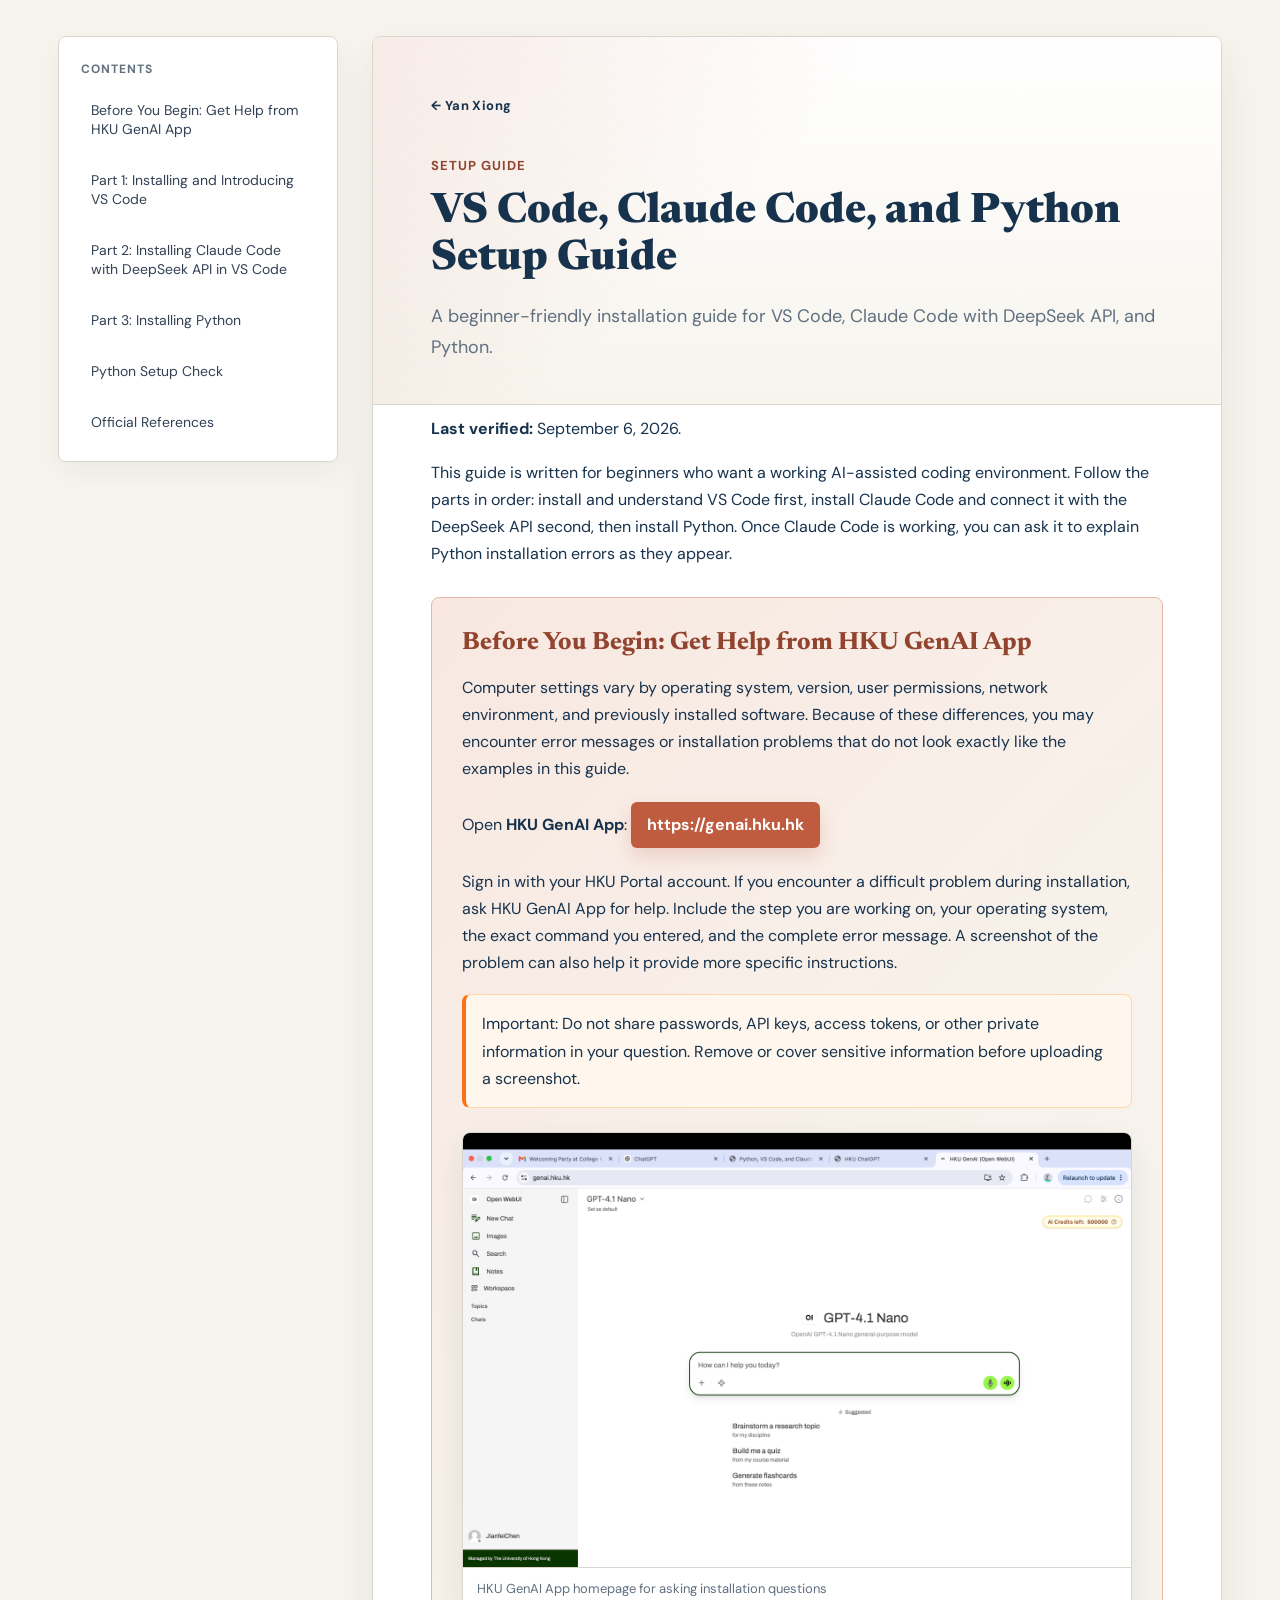
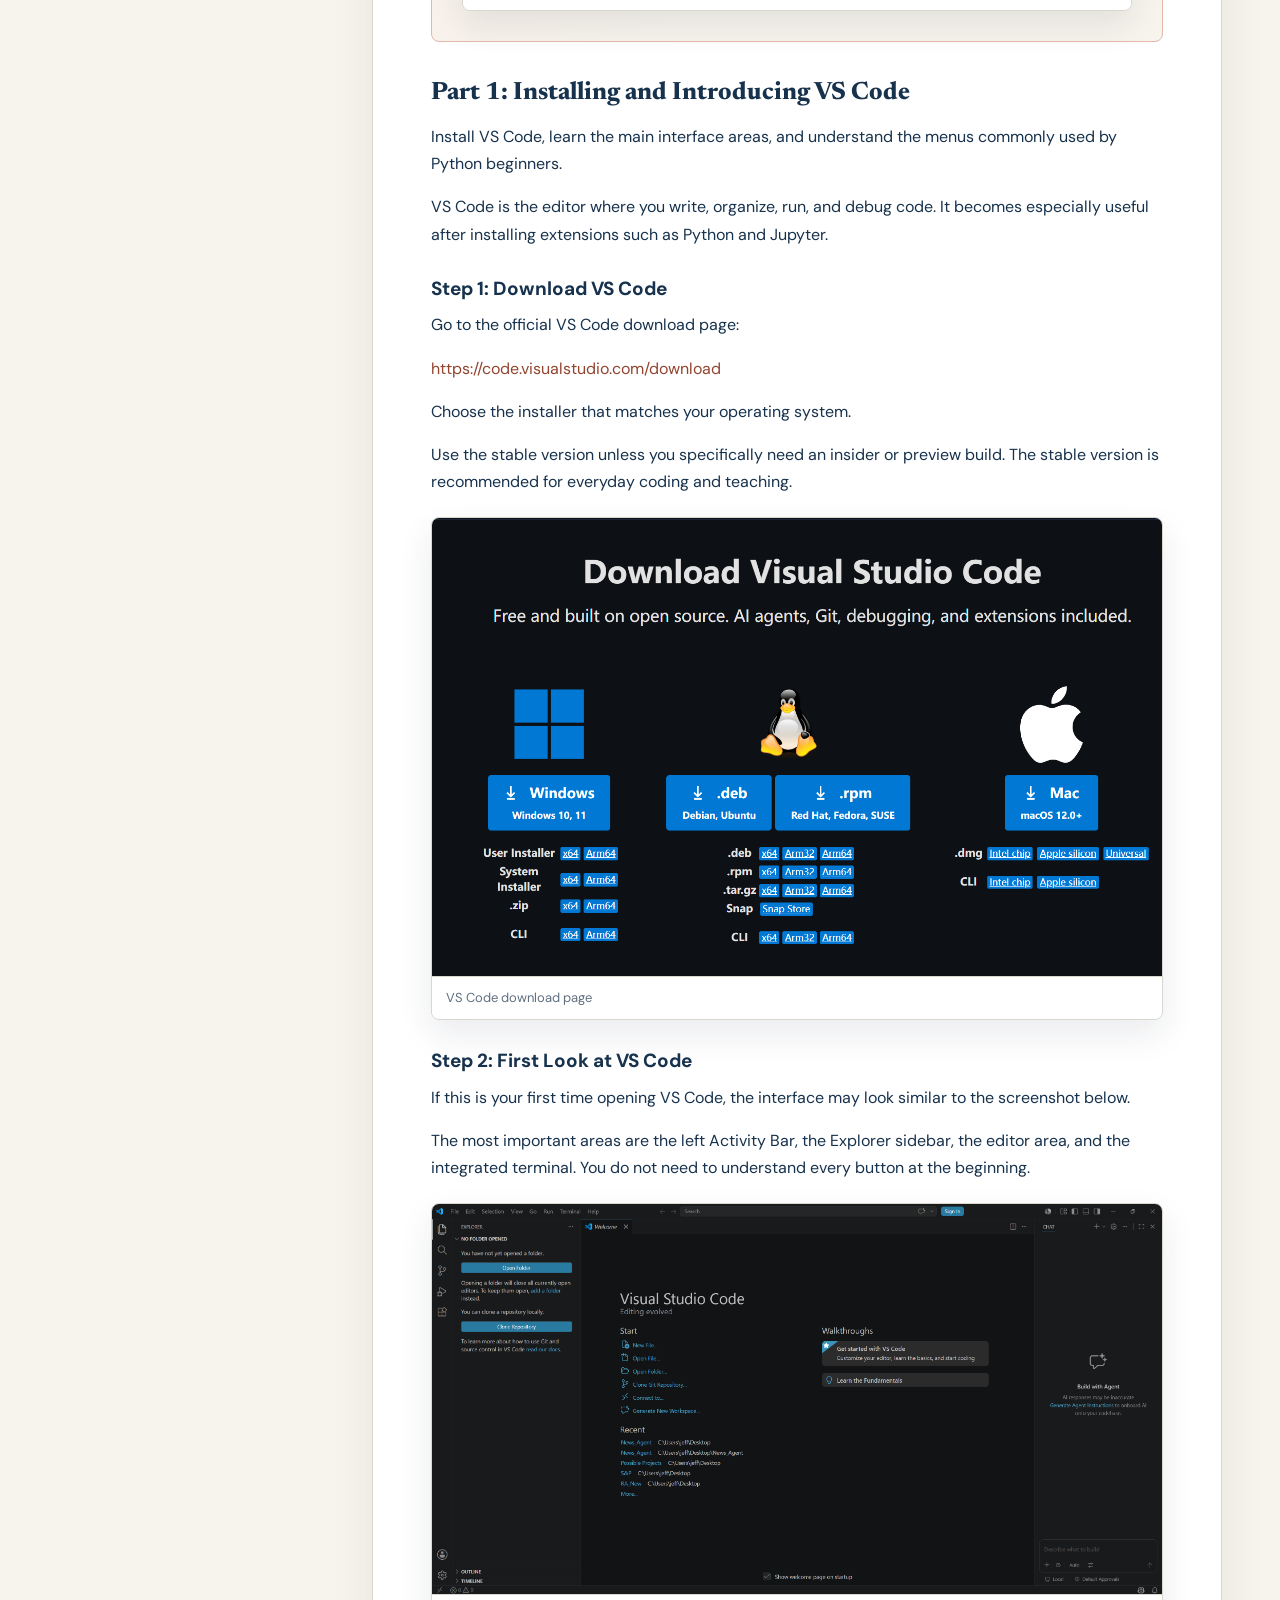
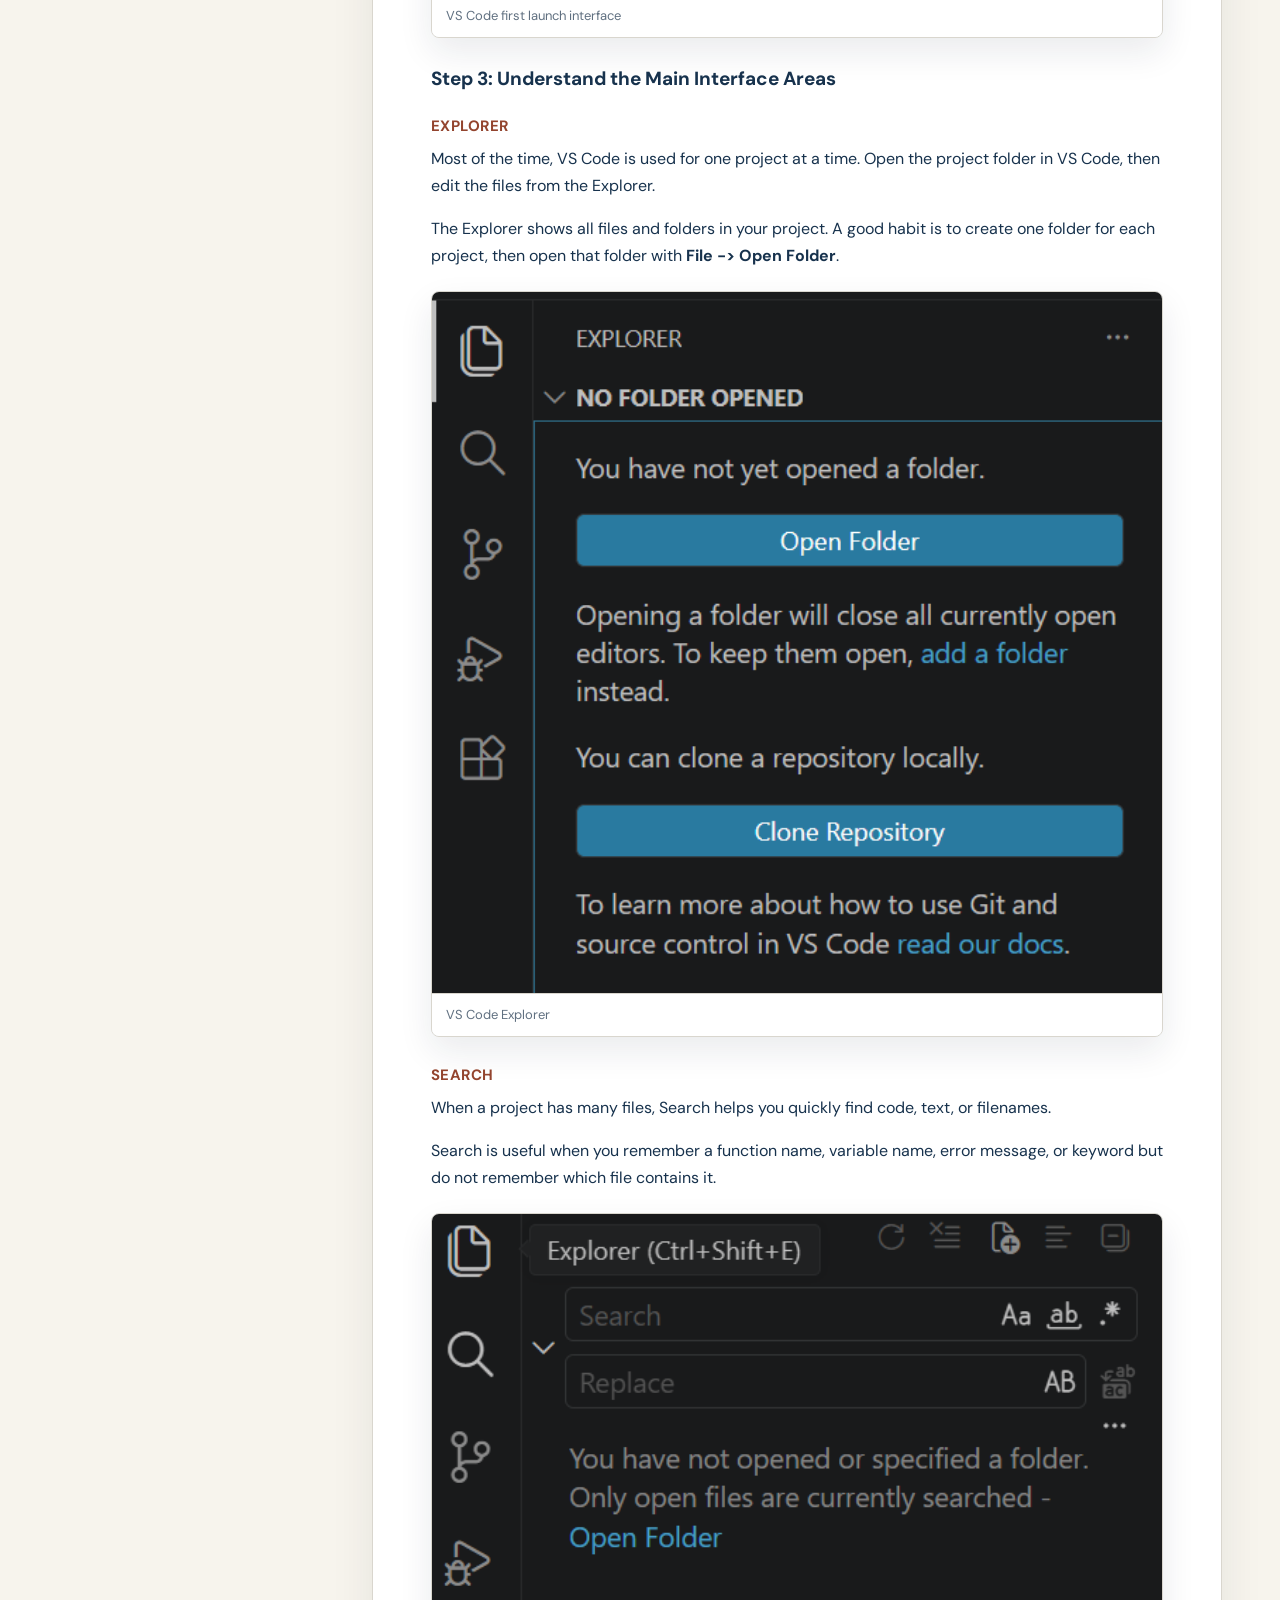
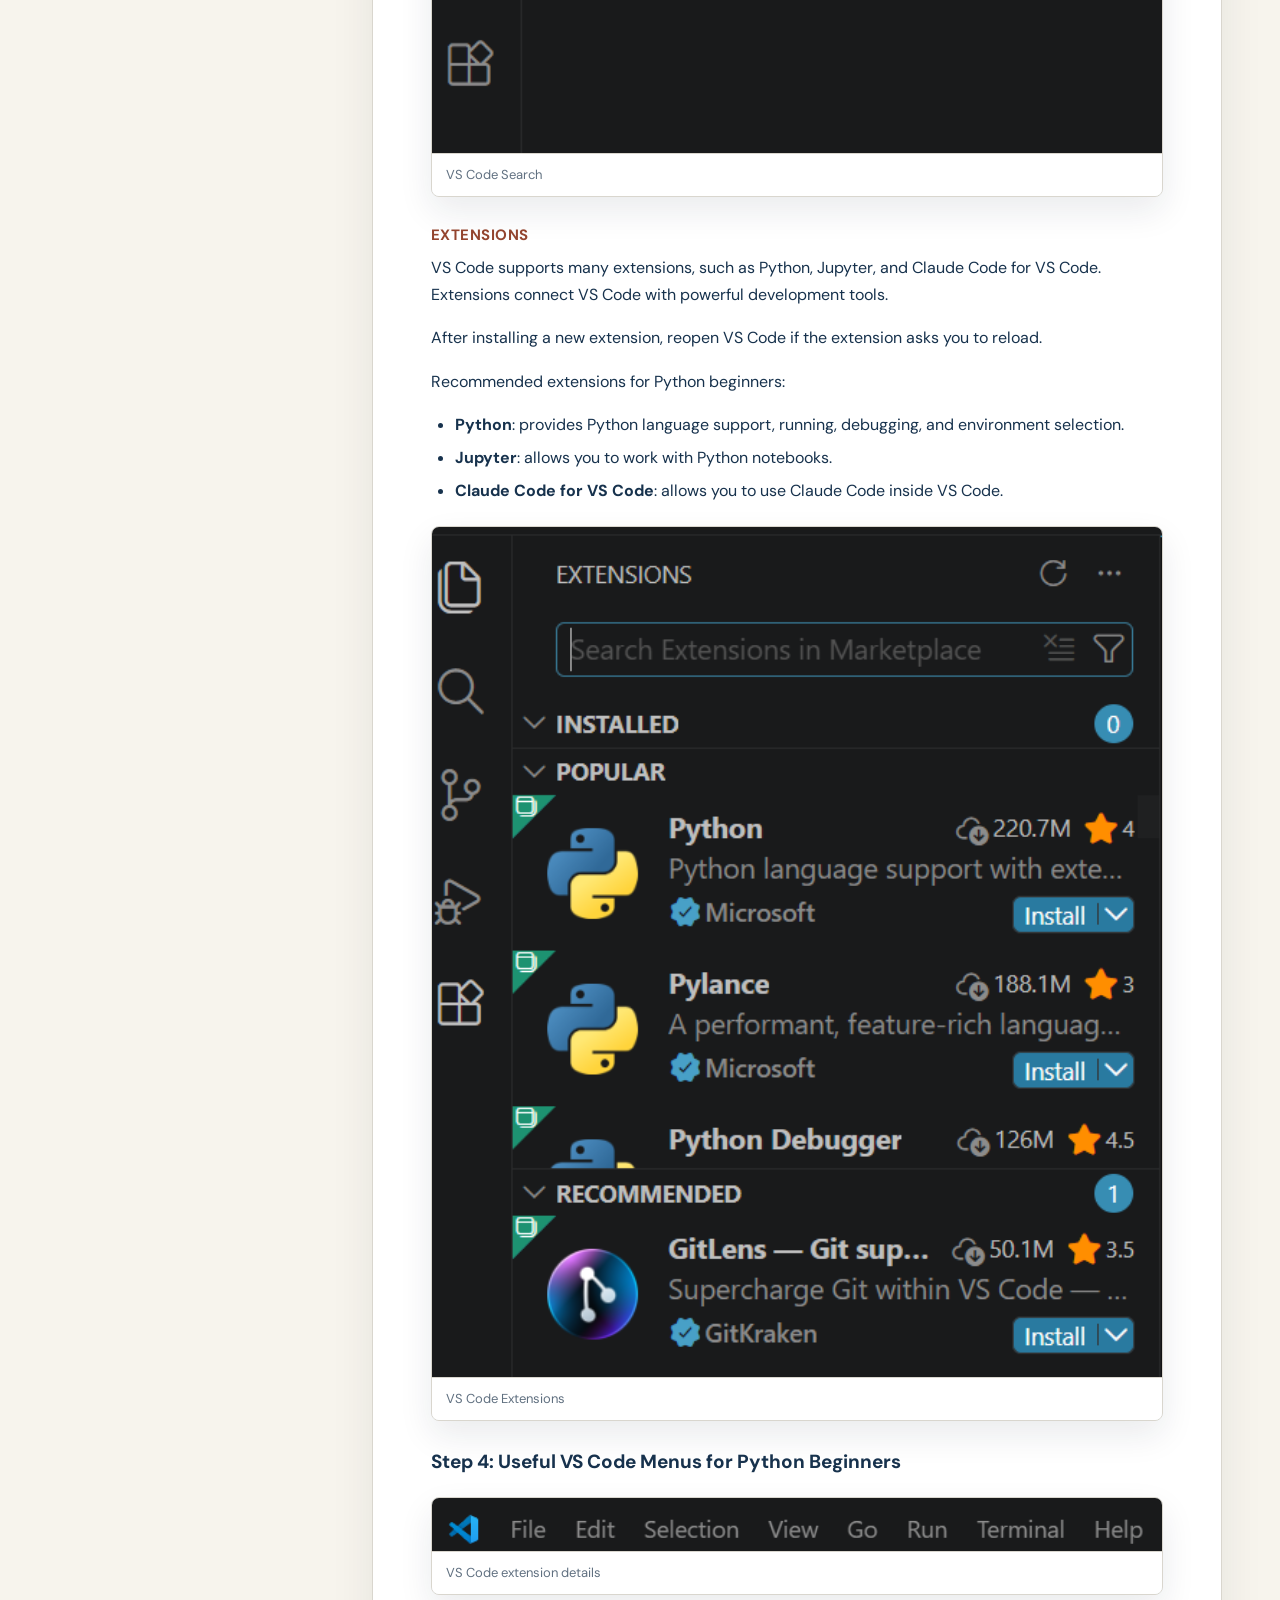
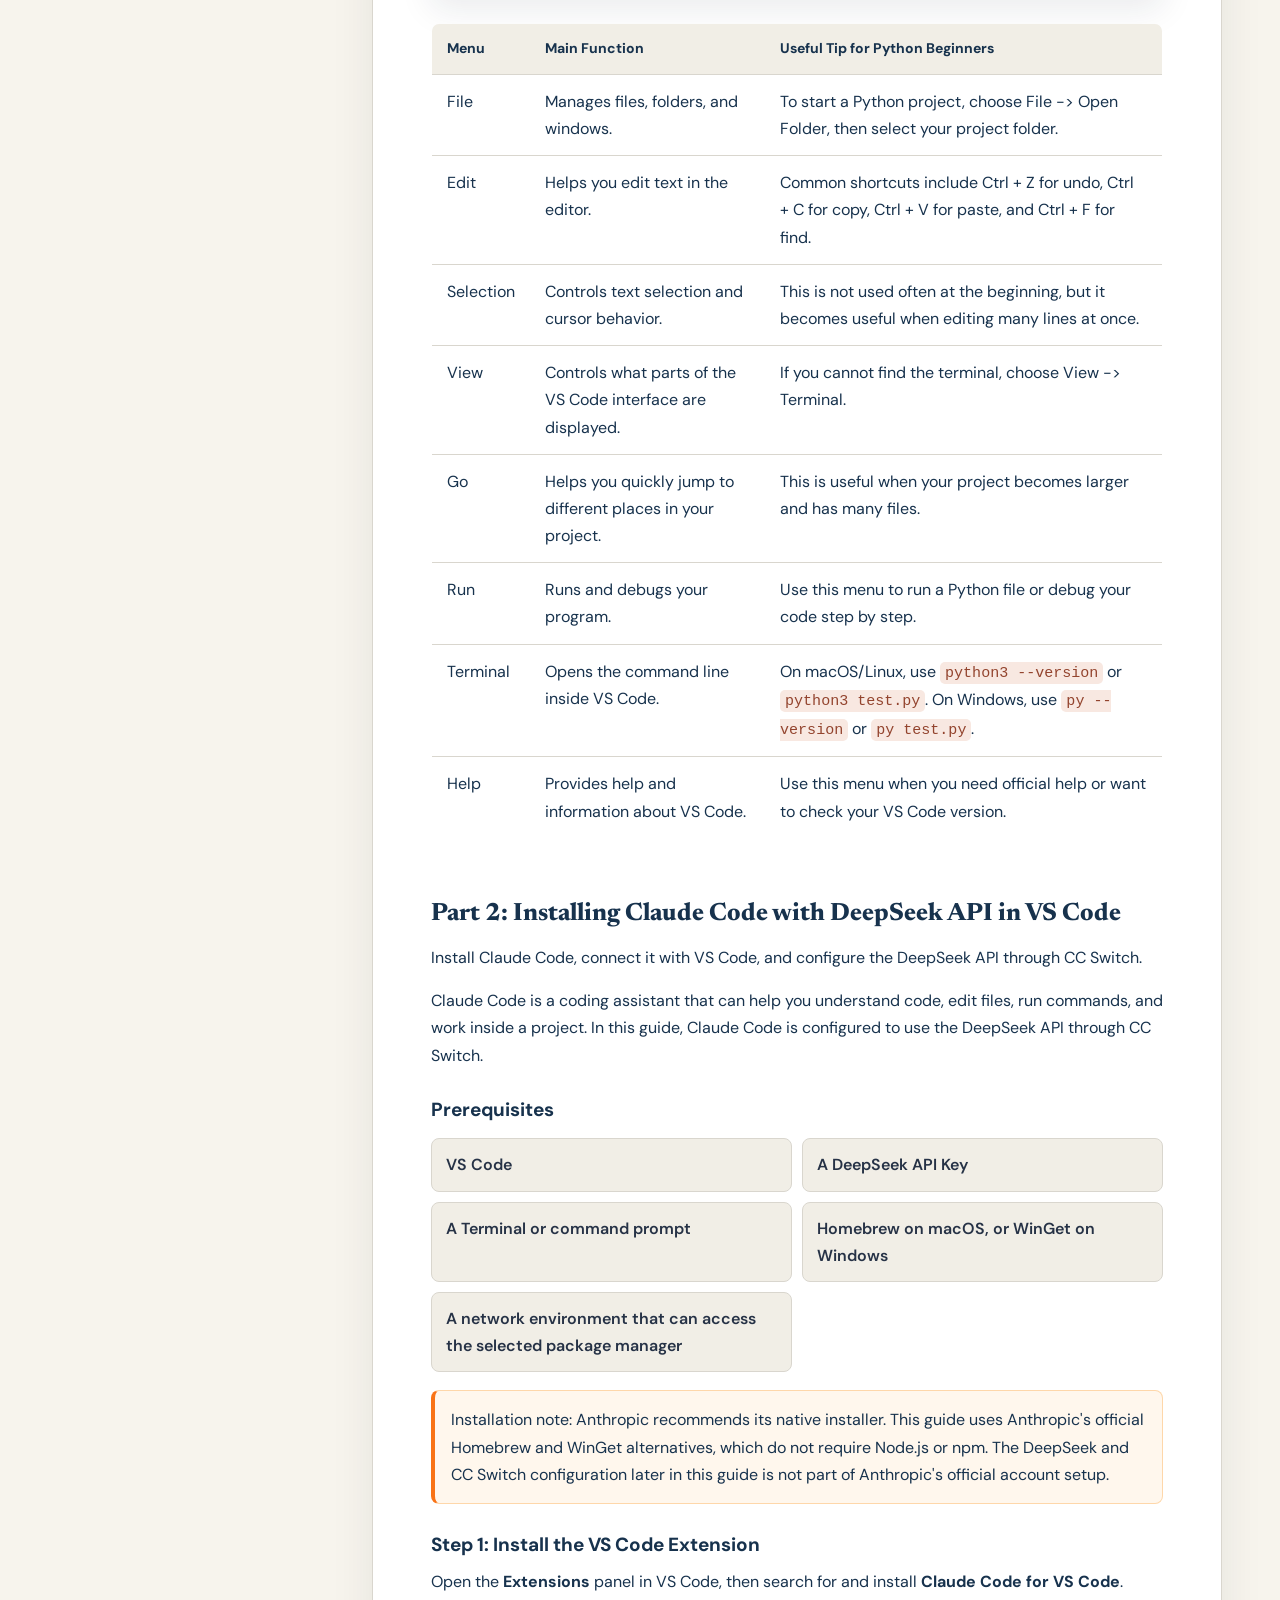
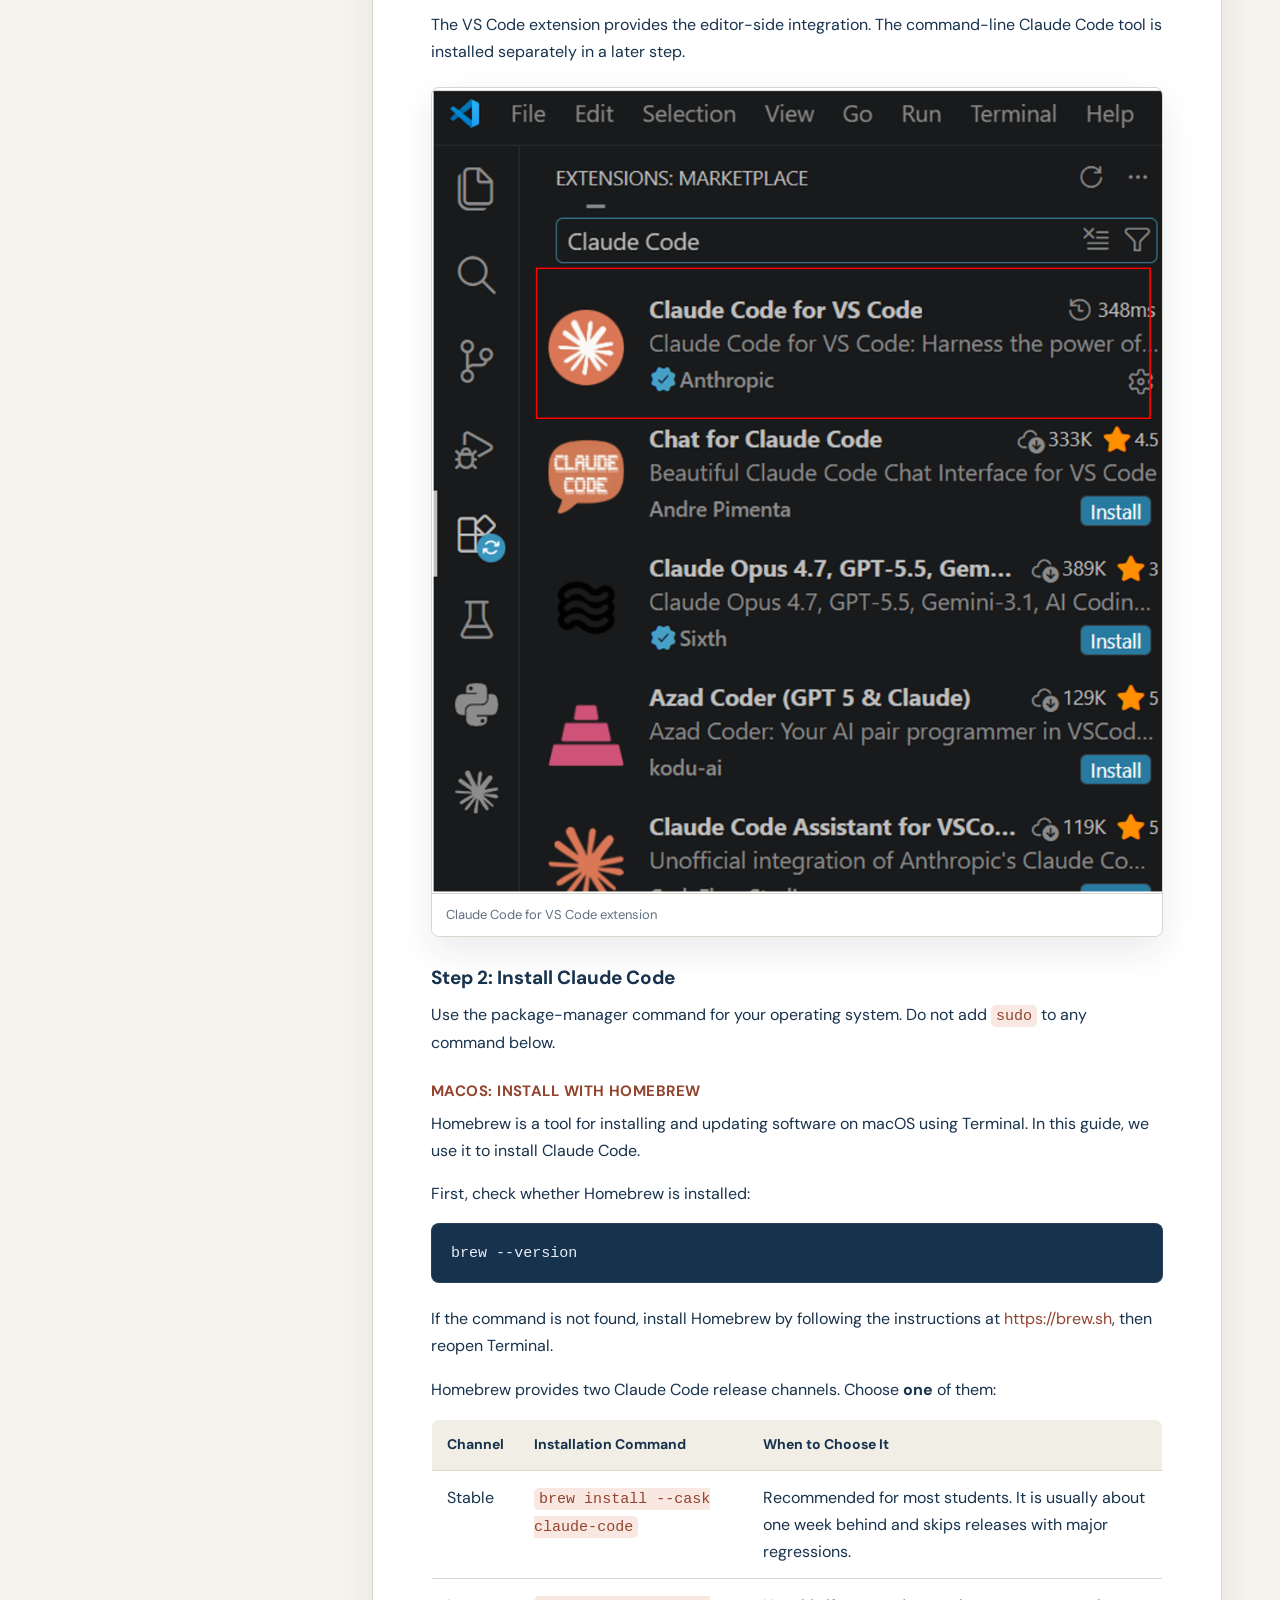
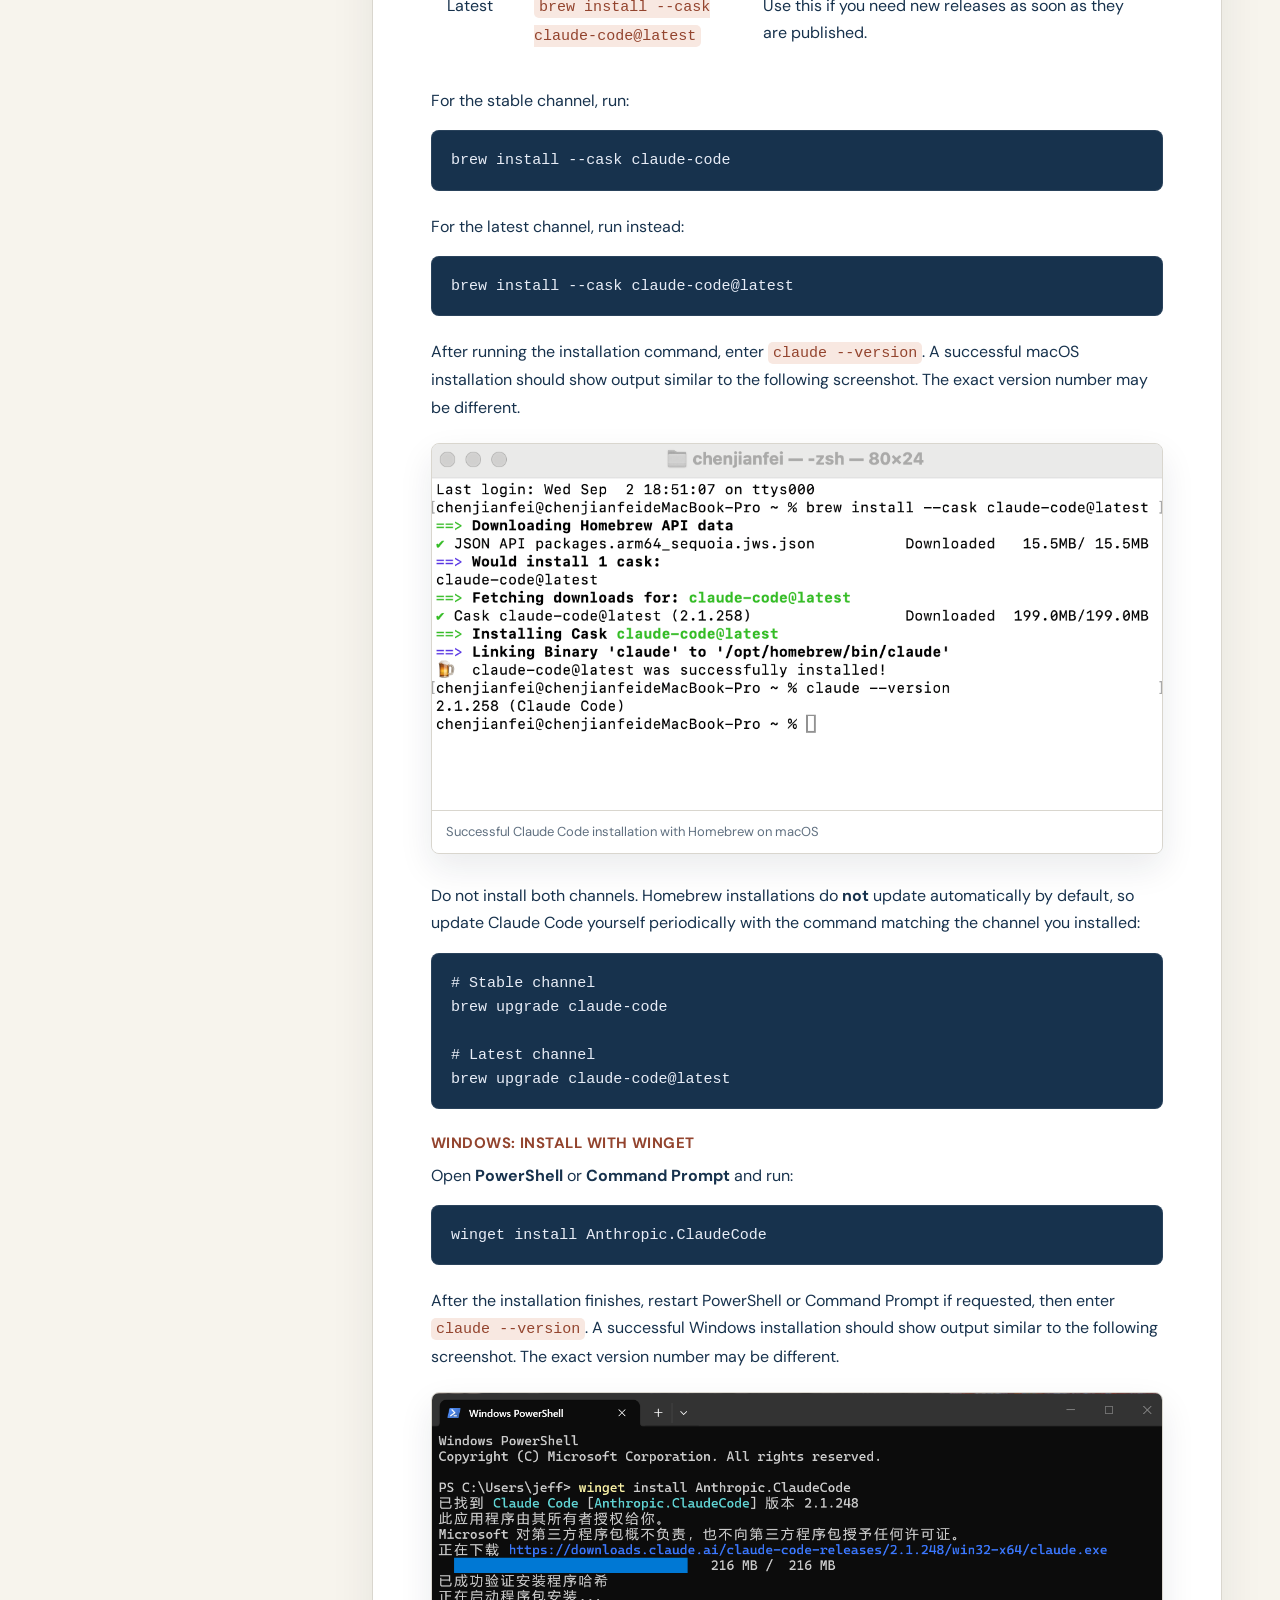
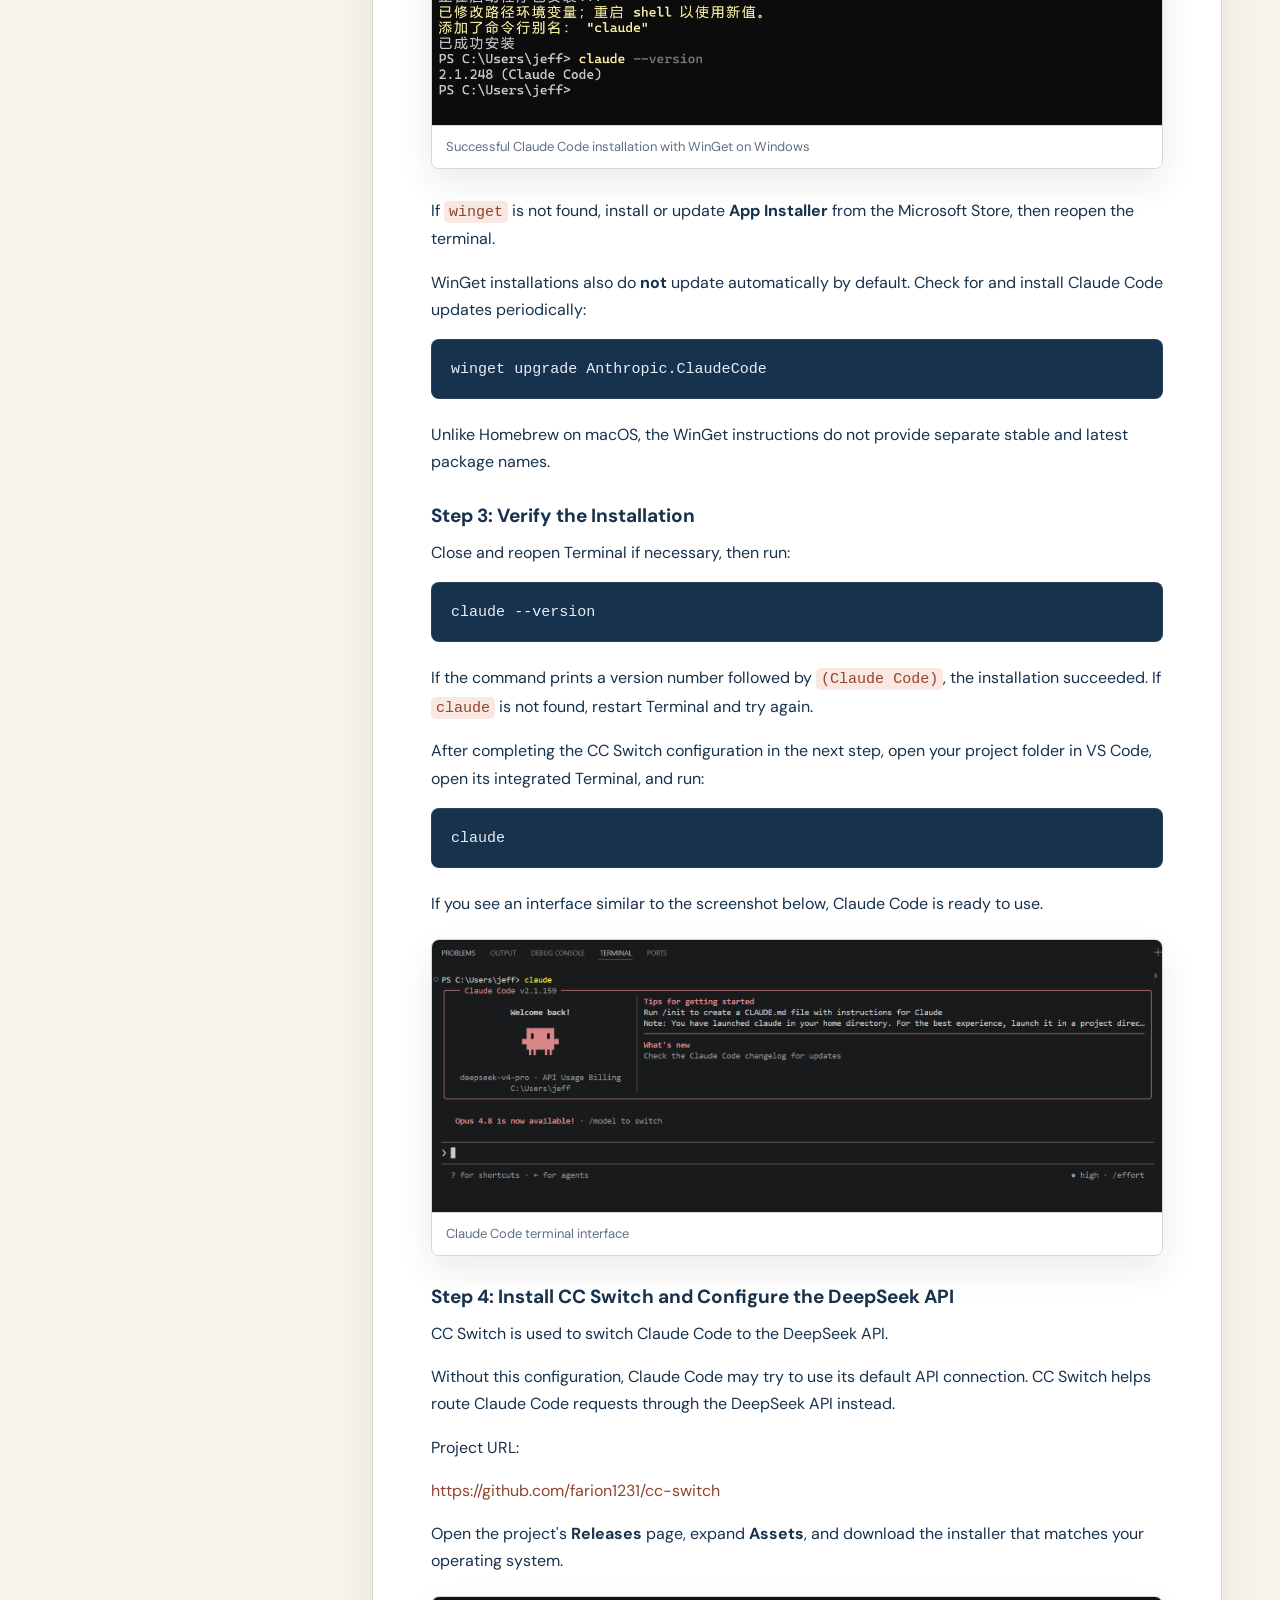
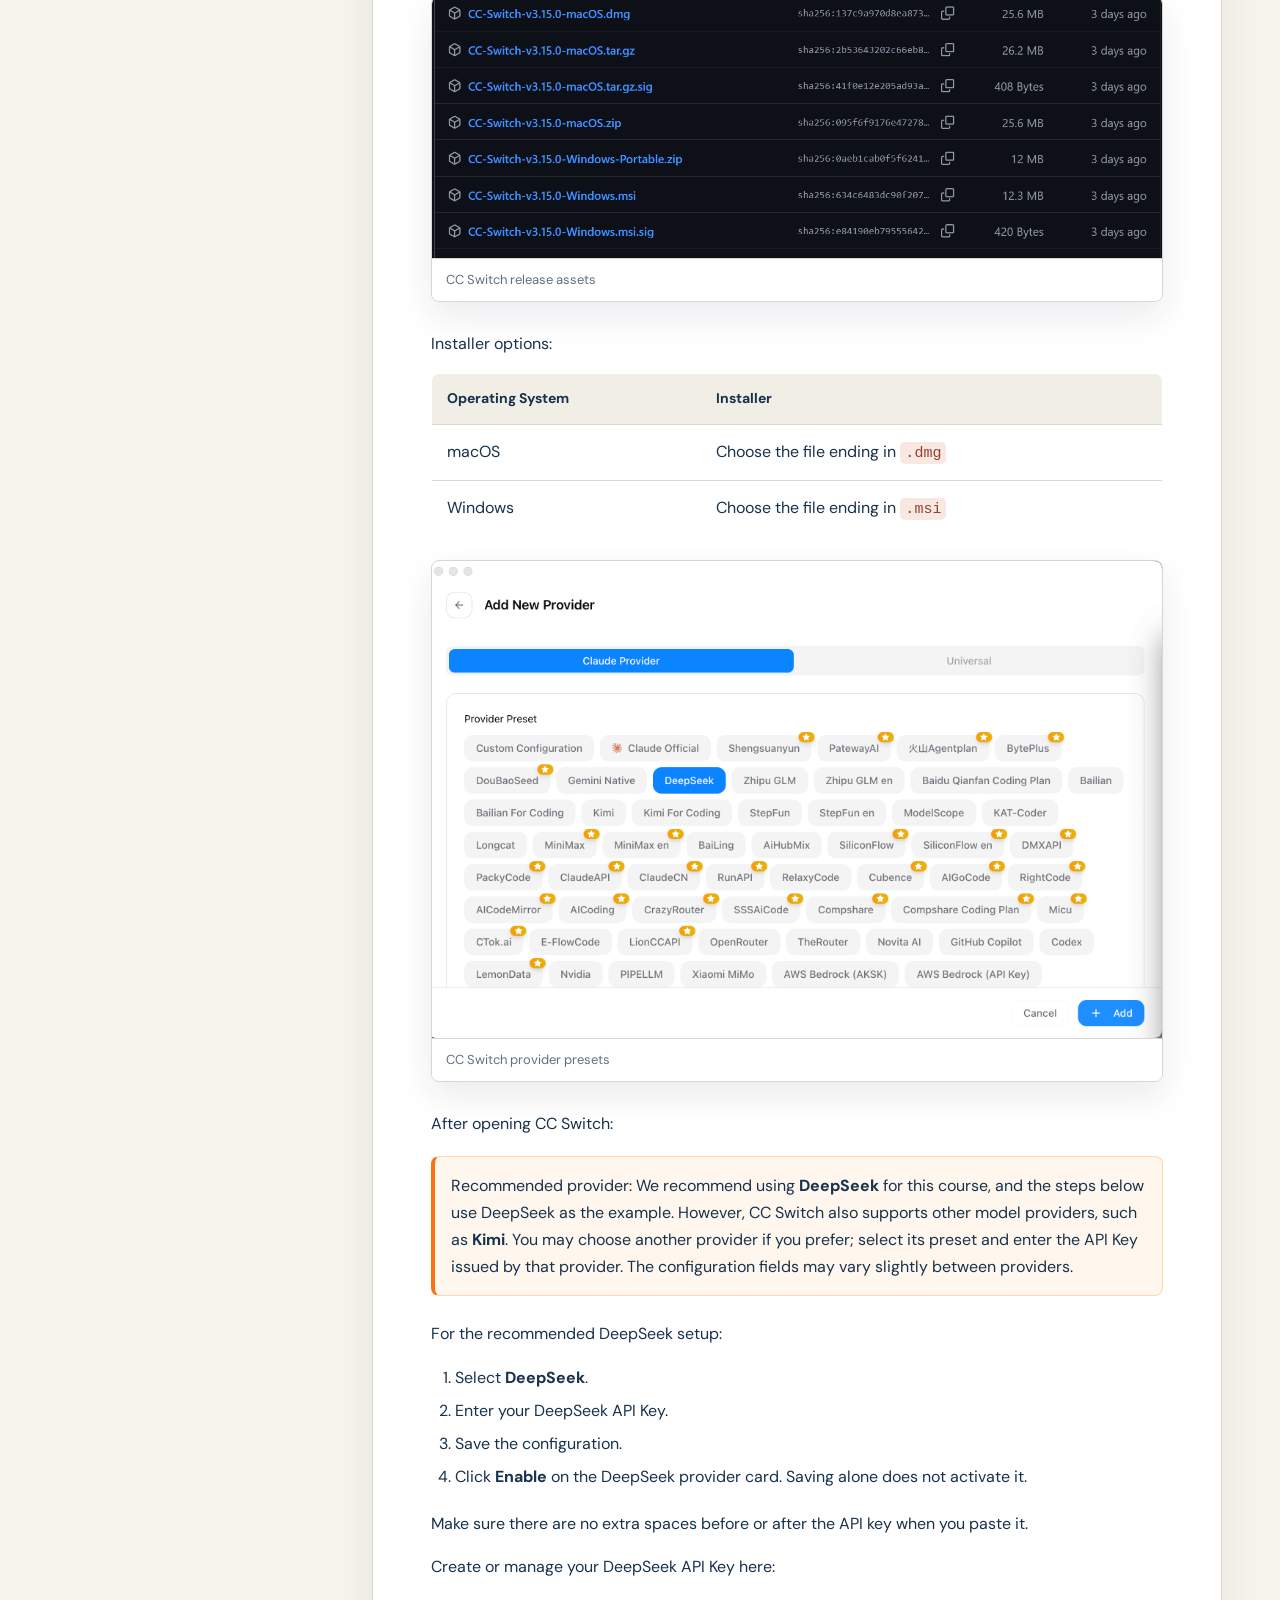
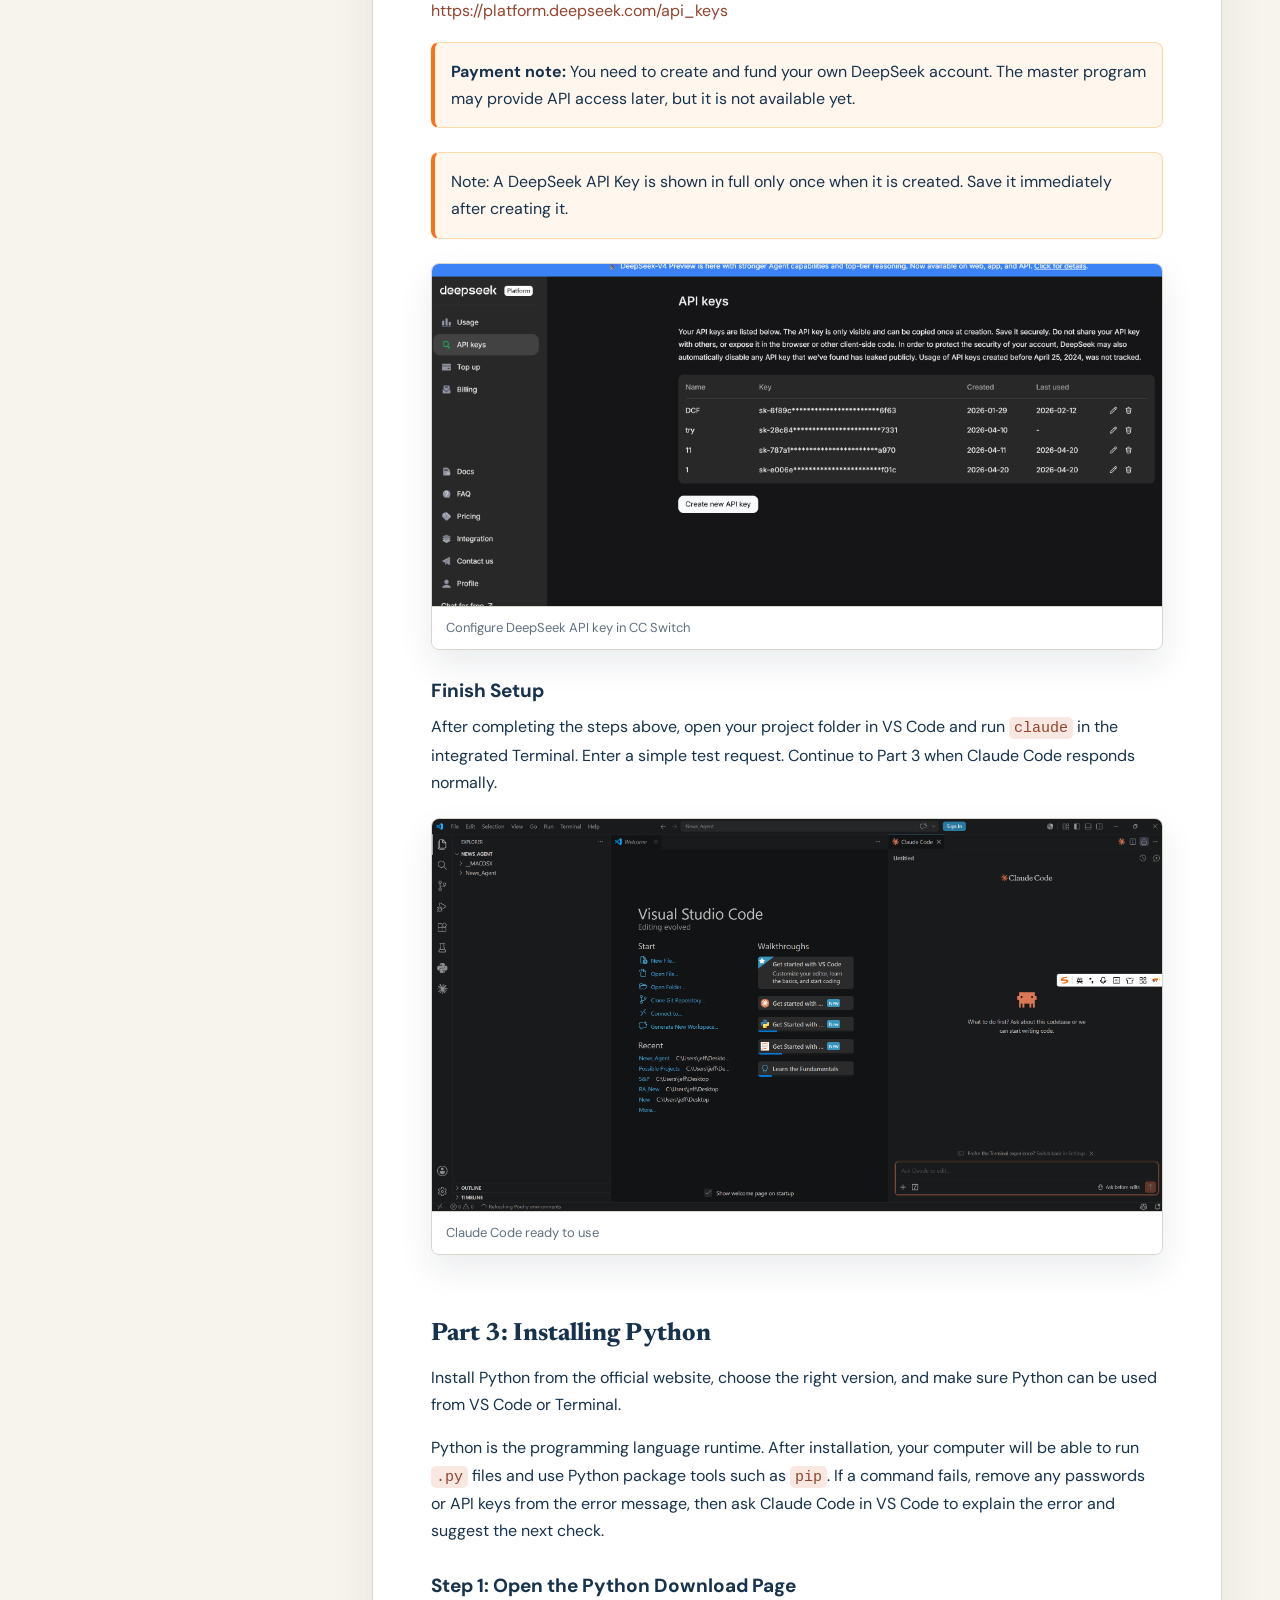
<file: resources/environment-setup/index.html>
<!doctype html>
<html lang="en">
<head>
  <meta charset="utf-8">
  <meta name="viewport" content="width=device-width, initial-scale=1">
  <meta name="description" content="A verified, beginner-friendly guide to installing VS Code, Claude Code with the DeepSeek API, and Python.">
  <meta name="theme-color" content="#17324d">
  <link rel="canonical" href="https://xiongyan2224.github.io/resources/environment-setup/">
  <link rel="preconnect" href="https://fonts.googleapis.com">
  <link rel="preconnect" href="https://fonts.gstatic.com" crossorigin>
  <link href="https://fonts.googleapis.com/css2?family=DM+Sans:wght@400;500;600;700&amp;family=Newsreader:opsz,wght@6..72,400;6..72,500&amp;display=swap" rel="stylesheet">
  <title>VS Code, Claude Code, and Python Setup Guide</title>
  <link rel="stylesheet" href="style.css">
</head>
<body>
  <div class="page-shell">
    <nav class="toc" aria-label="Table of contents">
      <p class="toc-title">Contents</p>
      <ul>
        <li><a href="#before-you-begin-get-help-from-hku-genai-app">Before You Begin: Get Help from HKU GenAI App</a></li>
        <li><a href="#part-1-installing-and-introducing-vs-code">Part 1: Installing and Introducing VS Code</a></li>
        <li><a href="#part-2-installing-claude-code-with-deepseek-api-in-vs-code">Part 2: Installing Claude Code with DeepSeek API in VS Code</a></li>
        <li><a href="#part-3-installing-python">Part 3: Installing Python</a></li>
        <li><a href="#python-setup-check">Python Setup Check</a></li>
        <li><a href="#official-references">Official References</a></li>
      </ul>
    </nav>

    <main class="document">
      <header class="hero">
        <a class="home-link" href="https://xiongyan2224.github.io/">← Yan Xiong</a>
        <p class="eyebrow">Setup Guide</p>
        <h1>VS Code, Claude Code, and Python Setup Guide</h1>
        <p class="lead">A beginner-friendly installation guide for VS Code, Claude Code with DeepSeek API, and Python.</p>
      </header>

      <div class="content">
<p><strong>Last verified:</strong> September 6, 2026.</p>
<p>This guide is written for beginners who want a working AI-assisted coding environment. Follow the parts in order: install and understand VS Code first, install Claude Code and connect it with the DeepSeek API second, then install Python. Once Claude Code is working, you can ask it to explain Python installation errors as they appear.</p>
<section id="before-you-begin-get-help-from-hku-genai-app" class="opening-section">
<h2>Before You Begin: Get Help from HKU GenAI App</h2>
<p>Computer settings vary by operating system, version, user permissions, network environment, and previously installed software. Because of these differences, you may encounter error messages or installation problems that do not look exactly like the examples in this guide.</p>
<p>Open <strong>HKU GenAI App</strong>: <a href="https://genai.hku.hk" target="_blank" rel="noopener noreferrer">https://genai.hku.hk</a></p>
<p>Sign in with your HKU Portal account. If you encounter a difficult problem during installation, ask HKU GenAI App for help. Include the step you are working on, your operating system, the exact command you entered, and the complete error message. A screenshot of the problem can also help it provide more specific instructions.</p>
<blockquote><p>Important: Do not share passwords, API keys, access tokens, or other private information in your question. Remove or cover sensitive information before uploading a screenshot.</p></blockquote>
<figure class="image-frame">
  <img src="hku-chatgpt-assets/hku-genai-home.png" alt="HKU GenAI App homepage for asking installation questions">
  <figcaption class="caption">HKU GenAI App homepage for asking installation questions</figcaption>
</figure>
</section>
<section id="part-1-installing-and-introducing-vs-code">
<h2>Part 1: Installing and Introducing VS Code</h2>
<p>Install VS Code, learn the main interface areas, and understand the menus commonly used by Python beginners.</p>
<p>VS Code is the editor where you write, organize, run, and debug code. It becomes especially useful after installing extensions such as Python and Jupyter.</p>
<h3>Step 1: Download VS Code</h3>
<p>Go to the official VS Code download page:</p>
<p><a href="https://code.visualstudio.com/download" target="_blank" rel="noopener noreferrer">https://code.visualstudio.com/download</a></p>
<p>Choose the installer that matches your operating system.</p>
<p>Use the stable version unless you specifically need an insider or preview build. The stable version is recommended for everyday coding and teaching.</p>
<figure class="image-frame">
  <img src="python-install-assets/image9.png" alt="VS Code download page">
  <figcaption class="caption">VS Code download page</figcaption>
</figure>
<h3>Step 2: First Look at VS Code</h3>
<p>If this is your first time opening VS Code, the interface may look similar to the screenshot below.</p>
<p>The most important areas are the left Activity Bar, the Explorer sidebar, the editor area, and the integrated terminal. You do not need to understand every button at the beginning.</p>
<figure class="image-frame">
  <img src="python-install-assets/image10.png" alt="VS Code first launch interface">
  <figcaption class="caption">VS Code first launch interface</figcaption>
</figure>
<h3>Step 3: Understand the Main Interface Areas</h3>
<h4>Explorer</h4>
<p>Most of the time, VS Code is used for one project at a time. Open the project folder in VS Code, then edit the files from the Explorer.</p>
<p>The Explorer shows all files and folders in your project. A good habit is to create one folder for each project, then open that folder with <strong>File -&gt; Open Folder</strong>.</p>
<figure class="image-frame">
  <img src="python-install-assets/image11.png" alt="VS Code Explorer">
  <figcaption class="caption">VS Code Explorer</figcaption>
</figure>
<h4>Search</h4>
<p>When a project has many files, Search helps you quickly find code, text, or filenames.</p>
<p>Search is useful when you remember a function name, variable name, error message, or keyword but do not remember which file contains it.</p>
<figure class="image-frame">
  <img src="python-install-assets/image12.png" alt="VS Code Search">
  <figcaption class="caption">VS Code Search</figcaption>
</figure>
<h4>Extensions</h4>
<p>VS Code supports many extensions, such as Python, Jupyter, and Claude Code for VS Code. Extensions connect VS Code with powerful development tools.</p>
<p>After installing a new extension, reopen VS Code if the extension asks you to reload.</p>
<p>Recommended extensions for Python beginners:</p>
<ul><li><strong>Python</strong>: provides Python language support, running, debugging, and environment selection.</li><li><strong>Jupyter</strong>: allows you to work with Python notebooks.</li><li><strong>Claude Code for VS Code</strong>: allows you to use Claude Code inside VS Code.</li></ul>
<figure class="image-frame">
  <img src="python-install-assets/image13.png" alt="VS Code Extensions">
  <figcaption class="caption">VS Code Extensions</figcaption>
</figure>
<h3>Step 4: Useful VS Code Menus for Python Beginners</h3>
<figure class="image-frame">
  <img src="python-install-assets/image14.png" alt="VS Code extension details">
  <figcaption class="caption">VS Code extension details</figcaption>
</figure>
<table>
<thead><tr><th>Menu</th><th>Main Function</th><th>Useful Tip for Python Beginners</th></tr></thead>
<tbody><tr><td>File</td><td>Manages files, folders, and windows.</td><td>To start a Python project, choose File -&gt; Open Folder, then select your project folder.</td></tr><tr><td>Edit</td><td>Helps you edit text in the editor.</td><td>Common shortcuts include Ctrl + Z for undo, Ctrl + C for copy, Ctrl + V for paste, and Ctrl + F for find.</td></tr><tr><td>Selection</td><td>Controls text selection and cursor behavior.</td><td>This is not used often at the beginning, but it becomes useful when editing many lines at once.</td></tr><tr><td>View</td><td>Controls what parts of the VS Code interface are displayed.</td><td>If you cannot find the terminal, choose View -&gt; Terminal.</td></tr><tr><td>Go</td><td>Helps you quickly jump to different places in your project.</td><td>This is useful when your project becomes larger and has many files.</td></tr><tr><td>Run</td><td>Runs and debugs your program.</td><td>Use this menu to run a Python file or debug your code step by step.</td></tr><tr><td>Terminal</td><td>Opens the command line inside VS Code.</td><td>On macOS/Linux, use <code>python3 --version</code> or <code>python3 test.py</code>. On Windows, use <code>py --version</code> or <code>py test.py</code>.</td></tr><tr><td>Help</td><td>Provides help and information about VS Code.</td><td>Use this menu when you need official help or want to check your VS Code version.</td></tr></tbody>
</table>
</section>
<section id="part-2-installing-claude-code-with-deepseek-api-in-vs-code">
<h2>Part 2: Installing Claude Code with DeepSeek API in VS Code</h2>
<p>Install Claude Code, connect it with VS Code, and configure the DeepSeek API through CC Switch.</p>
<p>Claude Code is a coding assistant that can help you understand code, edit files, run commands, and work inside a project. In this guide, Claude Code is configured to use the DeepSeek API through CC Switch.</p>
<h3>Prerequisites</h3>
<ul class="checklist"><li>VS Code</li><li>A DeepSeek API Key</li><li>A Terminal or command prompt</li><li>Homebrew on macOS, or WinGet on Windows</li><li>A network environment that can access the selected package manager</li></ul>
<blockquote><p>Installation note: Anthropic recommends its native installer. This guide uses Anthropic&#x27;s official Homebrew and WinGet alternatives, which do not require Node.js or npm. The DeepSeek and CC Switch configuration later in this guide is not part of Anthropic&#x27;s official account setup.</p></blockquote>
<h3>Step 1: Install the VS Code Extension</h3>
<p>Open the <strong>Extensions</strong> panel in VS Code, then search for and install <strong>Claude Code for VS Code</strong>.</p>
<p>The VS Code extension provides the editor-side integration. The command-line Claude Code tool is installed separately in a later step.</p>
<figure class="image-frame">
  <img src="install-cc-in-vscode-assets/image1.png" alt="Claude Code for VS Code extension">
  <figcaption class="caption">Claude Code for VS Code extension</figcaption>
</figure>
<h3>Step 2: Install Claude Code</h3>
<p>Use the package-manager command for your operating system. Do not add <code>sudo</code> to any command below.</p>
<h4>macOS: Install with Homebrew</h4>
<p>Homebrew is a tool for installing and updating software on macOS using Terminal. In this guide, we use it to install Claude Code.</p>
<p>First, check whether Homebrew is installed:</p>
<pre><code>brew --version</code></pre>
<p>If the command is not found, install Homebrew by following the instructions at <a href="https://brew.sh" target="_blank" rel="noopener noreferrer">https://brew.sh</a>, then reopen Terminal.</p>
<p>Homebrew provides two Claude Code release channels. Choose <strong>one</strong> of them:</p>
<table>
<thead><tr><th>Channel</th><th>Installation Command</th><th>When to Choose It</th></tr></thead>
<tbody><tr><td>Stable</td><td><code>brew install --cask claude-code</code></td><td>Recommended for most students. It is usually about one week behind and skips releases with major regressions.</td></tr><tr><td>Latest</td><td><code>brew install --cask claude-code@latest</code></td><td>Use this if you need new releases as soon as they are published.</td></tr></tbody>
</table>
<p>For the stable channel, run:</p>
<pre><code>brew install --cask claude-code</code></pre>
<p>For the latest channel, run instead:</p>
<pre><code>brew install --cask claude-code@latest</code></pre>
<p>After running the installation command, enter <code>claude --version</code>. A successful macOS installation should show output similar to the following screenshot. The exact version number may be different.</p>
<figure class="image-frame">
  <img src="install-cc-in-vscode-assets/macos-homebrew-install.png" alt="Successful Claude Code installation with Homebrew on macOS">
  <figcaption class="caption">Successful Claude Code installation with Homebrew on macOS</figcaption>
</figure>
<p>Do not install both channels. Homebrew installations do <strong>not</strong> update automatically by default, so update Claude Code yourself periodically with the command matching the channel you installed:</p>
<pre><code># Stable channel
brew upgrade claude-code

# Latest channel
brew upgrade claude-code@latest</code></pre>
<h4>Windows: Install with WinGet</h4>
<p>Open <strong>PowerShell</strong> or <strong>Command Prompt</strong> and run:</p>
<pre><code>winget install Anthropic.ClaudeCode</code></pre>
<p>After the installation finishes, restart PowerShell or Command Prompt if requested, then enter <code>claude --version</code>. A successful Windows installation should show output similar to the following screenshot. The exact version number may be different.</p>
<figure class="image-frame">
  <img src="install-cc-in-vscode-assets/windows-winget-install.png" alt="Successful Claude Code installation with WinGet on Windows">
  <figcaption class="caption">Successful Claude Code installation with WinGet on Windows</figcaption>
</figure>
<p>If <code>winget</code> is not found, install or update <strong>App Installer</strong> from the Microsoft Store, then reopen the terminal.</p>
<p>WinGet installations also do <strong>not</strong> update automatically by default. Check for and install Claude Code updates periodically:</p>
<pre><code>winget upgrade Anthropic.ClaudeCode</code></pre>
<p>Unlike Homebrew on macOS, the WinGet instructions do not provide separate stable and latest package names.</p>
<h3>Step 3: Verify the Installation</h3>
<p>Close and reopen Terminal if necessary, then run:</p>
<pre><code>claude --version</code></pre>
<p>If the command prints a version number followed by <code>(Claude Code)</code>, the installation succeeded. If <code>claude</code> is not found, restart Terminal and try again.</p>
<p>After completing the CC Switch configuration in the next step, open your project folder in VS Code, open its integrated Terminal, and run:</p>
<pre><code>claude</code></pre>
<p>If you see an interface similar to the screenshot below, Claude Code is ready to use.</p>
<figure class="image-frame">
  <img src="install-cc-in-vscode-assets/image5.png" alt="Claude Code terminal interface">
  <figcaption class="caption">Claude Code terminal interface</figcaption>
</figure>
<h3>Step 4: Install CC Switch and Configure the DeepSeek API</h3>
<p>CC Switch is used to switch Claude Code to the DeepSeek API.</p>
<p>Without this configuration, Claude Code may try to use its default API connection. CC Switch helps route Claude Code requests through the DeepSeek API instead.</p>
<p>Project URL:</p>
<p><a href="https://github.com/farion1231/cc-switch" target="_blank" rel="noopener noreferrer">https://github.com/farion1231/cc-switch</a></p>
<p>Open the project&#x27;s <strong>Releases</strong> page, expand <strong>Assets</strong>, and download the installer that matches your operating system.</p>
<figure class="image-frame">
  <img src="install-cc-in-vscode-assets/image6.png" alt="CC Switch release assets">
  <figcaption class="caption">CC Switch release assets</figcaption>
</figure>
<p>Installer options:</p>
<table>
<thead><tr><th>Operating System</th><th>Installer</th></tr></thead>
<tbody><tr><td>macOS</td><td>Choose the file ending in <code>.dmg</code></td></tr><tr><td>Windows</td><td>Choose the file ending in <code>.msi</code></td></tr></tbody>
</table>
<figure class="image-frame">
  <img src="install-cc-in-vscode-assets/image7.png" alt="CC Switch provider presets">
  <figcaption class="caption">CC Switch provider presets</figcaption>
</figure>
<p>After opening CC Switch:</p>
<blockquote><p>Recommended provider: We recommend using <strong>DeepSeek</strong> for this course, and the steps below use DeepSeek as the example. However, CC Switch also supports other model providers, such as <strong>Kimi</strong>. You may choose another provider if you prefer; select its preset and enter the API Key issued by that provider. The configuration fields may vary slightly between providers.</p></blockquote>
<p>For the recommended DeepSeek setup:</p>
<ol><li>Select <strong>DeepSeek</strong>.</li><li>Enter your DeepSeek API Key.</li><li>Save the configuration.</li><li>Click <strong>Enable</strong> on the DeepSeek provider card. Saving alone does not activate it.</li></ol>
<p>Make sure there are no extra spaces before or after the API key when you paste it.</p>
<p>Create or manage your DeepSeek API Key here:</p>
<p><a href="https://platform.deepseek.com/api_keys" target="_blank" rel="noopener noreferrer">https://platform.deepseek.com/api_keys</a></p>
<blockquote><p><strong>Payment note:</strong> You need to create and fund your own DeepSeek account. The master program may provide API access later, but it is not available yet.</p></blockquote>
<blockquote><p>Note: A DeepSeek API Key is shown in full only once when it is created. Save it immediately after creating it.</p></blockquote>
<figure class="image-frame">
  <img src="install-cc-in-vscode-assets/image8.png" alt="Configure DeepSeek API key in CC Switch">
  <figcaption class="caption">Configure DeepSeek API key in CC Switch</figcaption>
</figure>
<h3>Finish Setup</h3>
<p>After completing the steps above, open your project folder in VS Code and run <code>claude</code> in the integrated Terminal. Enter a simple test request. Continue to Part 3 when Claude Code responds normally.</p>
<figure class="image-frame">
  <img src="install-cc-in-vscode-assets/image9.png" alt="Claude Code ready to use">
  <figcaption class="caption">Claude Code ready to use</figcaption>
</figure>
</section>
<section id="part-3-installing-python">
<h2>Part 3: Installing Python</h2>
<p>Install Python from the official website, choose the right version, and make sure Python can be used from VS Code or Terminal.</p>
<p>Python is the programming language runtime. After installation, your computer will be able to run <code>.py</code> files and use Python package tools such as <code>pip</code>. If a command fails, remove any passwords or API keys from the error message, then ask Claude Code in VS Code to explain the error and suggest the next check.</p>
<h3>Step 1: Open the Python Download Page</h3>
<p>Go to the official Python download page:</p>
<p><a href="https://www.python.org/downloads/" target="_blank" rel="noopener noreferrer">https://www.python.org/downloads/</a></p>
<p>The official website is the safest place to download Python. Avoid downloading Python installers from random third-party websites, because they may be outdated or modified.</p>
<figure class="image-frame">
  <img src="python-install-assets/image1.png" alt="Python official download page">
  <figcaption class="caption">Python official download page</figcaption>
</figure>
<h3>Step 2: Choose a Python Version</h3>
<p>In most cases, install the latest stable version of Python.</p>
<p>Some projects may require a specific Python version. Different Python versions can exist on the same computer when needed.</p>
<p>For beginners, the latest stable version is usually the best choice. If a project tells you to use a specific version, follow that project requirement instead.</p>
<figure class="image-frame">
  <img src="python-install-assets/image2.png" alt="Python version options">
  <figcaption class="caption">Python version options</figcaption>
</figure>
<p>Choose the version you need and install the package that matches your operating system.</p>
<p>For example, Windows users should download a Windows installer, macOS users should download a macOS installer, and Linux users normally install Python through their package manager.</p>
<blockquote><p>Windows note: Current Python documentation recommends the <strong>Python Install Manager</strong>. If the main download gives you the Install Manager, install it, open a new terminal, and run <code>py install</code> to install the latest stable Python runtime. The traditional Windows installer shown in the screenshots below is also acceptable if it is offered on the download page.</p></blockquote>
<figure class="image-frame">
  <img src="python-install-assets/image3.png" alt="Python installer selection">
  <figcaption class="caption">Python installer selection</figcaption>
</figure>
<h3>Step 3: Configure the Traditional Windows Installer, if Shown</h3>
<p>If you are using the traditional Windows installer shown below, select <strong>Add python.exe to PATH</strong> so commands such as <code>python</code> can be used directly in VS Code or Terminal. If you installed with the Python Install Manager or you are using macOS or Linux, skip this step.</p>
<p>PATH is a system setting that tells your computer where to find command-line tools. If Python is added to PATH, you can type commands like <code>python</code>, <code>py</code>, or <code>pip</code> without manually opening the Python installation folder.</p>
<figure class="image-frame">
  <img src="python-install-assets/image4.png" alt="Add python.exe to PATH">
  <figcaption class="caption">Add python.exe to PATH</figcaption>
</figure>
<figure class="image-frame">
  <img src="python-install-assets/image5.png" alt="Python installer options">
  <figcaption class="caption">Python installer options</figcaption>
</figure>
<p><strong>Install for all users</strong> makes Python available to other accounts on the same computer.</p>
<p>This option is useful if several users share the same computer. If you are the only user, either option usually works, but installing for all users may require administrator permission.</p>
<blockquote><p>Note: Use an English-only installation path when possible. Non-English characters in the path may cause problems in some tools.</p></blockquote>
<h3>Step 4: Fix PATH on Windows if Needed</h3>
<p>If you used the traditional Windows installer and forgot to add Python to PATH, you can add it manually.</p>
<p>You only need this step if commands such as <code>python --version</code>, <code>py --version</code>, or <code>pip --version</code> cannot be found after installation.</p>
<ol><li>Open <strong>Advanced System Settings</strong> on your computer.</li><li>Find <strong>Path</strong> and open it.</li><li>Add the Python installation location.</li></ol>
<p>If you used the Python Install Manager, first open <strong>Manage app execution aliases</strong> in Windows Settings and confirm that the Python aliases are enabled. The official Windows troubleshooting page linked at the end of this guide has additional checks.</p>
<figure class="image-frame">
  <img src="python-install-assets/image6.png" alt="Open Advanced System Settings">
  <figcaption class="caption">Open Advanced System Settings</figcaption>
</figure>
<figure class="image-frame">
  <img src="python-install-assets/image7.png" alt="Edit the Path variable">
  <figcaption class="caption">Edit the Path variable</figcaption>
</figure>
<figure class="image-frame">
  <img src="python-install-assets/image8.png" alt="Add the Python installation path">
  <figcaption class="caption">Add the Python installation path</figcaption>
</figure>
<h3>Step 5: Check the Python Installation</h3>
<p>Use the commands for your operating system. On macOS or Linux, open Terminal or the VS Code terminal and run:</p>
<pre><code>python3 --version
python3 -m pip --version</code></pre>
<p>On Windows, open PowerShell, Command Prompt, or the VS Code terminal and run:</p>
<pre><code>py --version
py -m pip --version</code></pre>
<p>Using <code>python3 -m pip</code> or <code>py -m pip</code> makes sure that <code>pip</code> belongs to the same Python installation you just checked. This is more reliable than running <code>pip</code> by itself when several Python versions are installed.</p>
<p>If both commands show version numbers, Python and pip are installed correctly. If a command is not found, check whether Python was installed correctly and added to PATH.</p>
</section>
<section id="python-setup-check">
<h2>Step 6: Run the Python Setup Check</h2>
<p>Before Lecture 2, install the basic packages and confirm that Python can calculate, work with a table, and display a chart.</p>
<p><a href="python_default_check.ipynb" download><strong>Download the Python setup check (.ipynb)</strong></a></p>
<ol>
<li>Save the notebook to your course folder and open it in VS Code with the Microsoft Python and Jupyter extensions installed, or in JupyterLab.</li>
<li>Follow Part 1 of the notebook to install NumPy, pandas, Matplotlib, and ipykernel. Select the same Python environment as the notebook kernel.</li>
<li>Restart the kernel and run all cells. Confirm there are no errors, the line chart appears, and the final cell prints <strong>ALL CHECKS PASSED</strong>. Save your completed notebook.</li>
</ol>
<p>If a step fails, use Part 2 of the notebook to troubleshoot the first error. The tests use built-in data and work offline after package installation.</p>
</section>
<section id="official-references">
<h2>Official References</h2>
<ul class="checklist"><li><a href="https://www.python.org/downloads/" target="_blank" rel="noopener noreferrer">Python downloads</a> and <a href="https://docs.python.org/3/using/windows.html" target="_blank" rel="noopener noreferrer">Using Python on Windows</a></li><li><a href="https://code.visualstudio.com/download" target="_blank" rel="noopener noreferrer">VS Code download</a> and <a href="https://code.visualstudio.com/docs/python/python-tutorial" target="_blank" rel="noopener noreferrer">Getting Started with Python in VS Code</a></li><li><a href="https://code.claude.com/docs/en/setup" target="_blank" rel="noopener noreferrer">Claude Code advanced setup</a> and <a href="https://marketplace.visualstudio.com/items?itemName=anthropic.claude-code" target="_blank" rel="noopener noreferrer">Claude Code for VS Code</a></li><li><a href="https://api-docs.deepseek.com/quick_start/agent_integrations/claude_code/" target="_blank" rel="noopener noreferrer">DeepSeek integration with Claude Code</a> and <a href="https://platform.deepseek.com/api_keys" target="_blank" rel="noopener noreferrer">DeepSeek API Keys</a></li><li><a href="https://ccswitch.io" target="_blank" rel="noopener noreferrer">CC Switch official website</a>, <a href="https://github.com/farion1231/cc-switch" target="_blank" rel="noopener noreferrer">GitHub repository</a>, and <a href="https://github.com/farion1231/cc-switch/blob/main/docs/user-manual/en/1-getting-started/1.4-quickstart.md" target="_blank" rel="noopener noreferrer">quick-start documentation</a></li></ul>
</section>
      </div>
    </main>
  </div>
</body>
</html>
</file>
<file: resources/environment-setup/style.css>
:root {
  color-scheme: light;
  --bg: #f7f4ed;
  --surface: #ffffff;
  --surface-soft: #f1eee6;
  --text: #17324d;
  --muted: #607080;
  --border: #d9d6ce;
  --accent: #bf5b3f;
  --accent-strong: #93442e;
  --code-bg: #17324d;
  --code-text: #e8edf7;
  --shadow: 0 18px 45px rgba(23, 32, 51, 0.08);
  --radius: 8px;
}

* {
  box-sizing: border-box;
}

html {
  scroll-behavior: smooth;
}

body {
  margin: 0;
  background: var(--bg);
  color: var(--text);
  font-family: "DM Sans", ui-sans-serif, system-ui, -apple-system, BlinkMacSystemFont, "Segoe UI", sans-serif;
  font-size: 16px;
  line-height: 1.7;
}

a {
  color: var(--accent-strong);
  text-decoration: none;
  text-underline-offset: 3px;
}

a:hover {
  text-decoration: underline;
}

.page-shell {
  display: grid;
  grid-template-columns: 280px minmax(0, 1fr);
  gap: 34px;
  max-width: 1220px;
  margin: 0 auto;
  padding: 36px 28px 56px;
}

.toc {
  position: sticky;
  top: 28px;
  align-self: start;
  padding: 22px;
  background: var(--surface);
  border: 1px solid var(--border);
  border-radius: var(--radius);
  box-shadow: 0 10px 28px rgba(23, 32, 51, 0.05);
}

.toc-title {
  margin: 0 0 14px;
  color: var(--muted);
  font-size: 12px;
  font-weight: 700;
  letter-spacing: 0.08em;
  text-transform: uppercase;
}

.toc ul {
  display: grid;
  gap: 10px;
  margin: 0;
  padding: 0;
  list-style: none;
}

.toc a {
  display: block;
  padding: 8px 10px;
  border-radius: 6px;
  color: #334155;
  font-size: 14px;
  line-height: 1.35;
}

.toc a:hover {
  background: var(--surface-soft);
  color: var(--accent-strong);
  text-decoration: none;
}

.document {
  min-width: 0;
  overflow: hidden;
  background: var(--surface);
  border: 1px solid var(--border);
  border-radius: var(--radius);
  box-shadow: var(--shadow);
}

.hero {
  padding: 54px 58px 42px;
  border-bottom: 1px solid var(--border);
  background:
    linear-gradient(135deg, rgba(191, 91, 63, 0.12), transparent 44%),
    linear-gradient(180deg, #ffffff, #f7f4ed);
}

.home-link {
  display: inline-block;
  margin-bottom: 38px;
  color: var(--text);
  font-size: 13px;
  font-weight: 700;
  letter-spacing: 0.03em;
}

.eyebrow {
  margin: 0 0 12px;
  color: var(--accent-strong);
  font-size: 13px;
  font-weight: 700;
  letter-spacing: 0.08em;
  text-transform: uppercase;
}

h1 {
  max-width: 820px;
  margin: 0;
  color: var(--text);
  font-family: "Newsreader", Georgia, serif;
  font-size: 42px;
  line-height: 1.12;
  font-weight: 780;
}

.lead {
  max-width: 760px;
  margin: 18px 0 0;
  color: var(--muted);
  font-size: 18px;
}

.content {
  padding: 10px 58px 58px;
}

section {
  padding-top: 36px;
  scroll-margin-top: 24px;
}

.opening-section {
  margin-top: 30px;
  padding: 30px;
  background: linear-gradient(135deg, #f8e8e1, #f7f4ed 72%);
  border: 1px solid #e3b8a9;
  border-radius: var(--radius);
}

.opening-section h2 {
  color: var(--accent-strong);
}

.opening-section > p:nth-of-type(2) {
  margin: 20px 0;
}

.opening-section > p:nth-of-type(2) a {
  display: inline-flex;
  align-items: center;
  min-height: 44px;
  padding: 9px 16px;
  color: #ffffff;
  background: var(--accent);
  border-radius: 6px;
  font-weight: 700;
  box-shadow: 0 8px 18px rgba(191, 91, 63, 0.2);
}

.opening-section > p:nth-of-type(2) a:hover {
  background: var(--accent-strong);
  text-decoration: none;
}

.opening-section .image-frame {
  margin-bottom: 0;
  background: #ffffff;
}

h2 {
  margin: 0 0 14px;
  color: var(--text);
  font-family: "Newsreader", Georgia, serif;
  font-size: 25px;
  line-height: 1.25;
  font-weight: 740;
}

h3 {
  margin: 28px 0 10px;
  color: var(--text);
  font-size: 19px;
  line-height: 1.35;
  font-weight: 720;
}

h4 {
  margin: 24px 0 8px;
  color: var(--accent-strong);
  font-size: 15px;
  line-height: 1.4;
  font-weight: 700;
  letter-spacing: 0.03em;
  text-transform: uppercase;
}

p {
  margin: 0 0 16px;
  color: var(--text);
}

ul,
ol {
  margin: 0 0 20px;
  padding-left: 24px;
}

li + li {
  margin-top: 6px;
}

.checklist {
  display: grid;
  grid-template-columns: repeat(2, minmax(0, 1fr));
  gap: 10px;
  margin: 16px 0 0;
  padding: 0;
  list-style: none;
}

.checklist li {
  margin: 0;
  padding: 12px 14px;
  background: var(--surface-soft);
  border: 1px solid var(--border);
  border-radius: var(--radius);
  color: #263246;
  font-weight: 600;
}

.image-frame {
  margin: 22px 0 28px;
  overflow: hidden;
  background: #eef2f7;
  border: 1px solid var(--border);
  border-radius: var(--radius);
  box-shadow: 0 14px 34px rgba(23, 32, 51, 0.09);
}

.image-frame img {
  display: block;
  width: 100%;
  height: auto;
}

.caption {
  margin: 0;
  padding: 10px 14px;
  color: var(--muted);
  font-size: 13px;
  border-top: 1px solid var(--border);
  background: #ffffff;
}

code {
  font-family: "SFMono-Regular", Consolas, "Liberation Mono", Menlo, monospace;
  font-size: 0.94em;
}

p code,
td code {
  padding: 2px 5px;
  color: var(--accent-strong);
  background: #f8e8e1;
  border-radius: 5px;
}

pre {
  margin: 16px 0 22px;
  overflow-x: auto;
  background: var(--code-bg);
  border-radius: var(--radius);
  box-shadow: inset 0 0 0 1px rgba(255, 255, 255, 0.08);
}

pre code {
  display: block;
  padding: 18px 20px;
  color: var(--code-text);
  line-height: 1.6;
  white-space: pre;
}

table {
  width: 100%;
  margin: 16px 0 24px;
  border-collapse: collapse;
  overflow: hidden;
  border: 1px solid var(--border);
  border-radius: var(--radius);
}

th,
td {
  padding: 13px 15px;
  text-align: left;
  border-bottom: 1px solid var(--border);
  vertical-align: top;
}

th {
  color: var(--text);
  background: var(--surface-soft);
  font-size: 14px;
  font-weight: 720;
}

tr:last-child td {
  border-bottom: 0;
}

blockquote {
  margin: 18px 0 24px;
  padding: 15px 16px;
  color: #2d3748;
  background: #fff7ed;
  border: 1px solid #fed7aa;
  border-left: 4px solid #f97316;
  border-radius: var(--radius);
}

blockquote p {
  margin: 0;
}

.footer {
  margin-top: 36px;
  padding-top: 24px;
  border-top: 1px solid var(--border);
  color: var(--muted);
  font-size: 14px;
}

@media (max-width: 940px) {
  .page-shell {
    display: block;
    padding: 18px;
  }

  .toc {
    position: static;
    margin-bottom: 18px;
  }

  .toc ul {
    grid-template-columns: repeat(2, minmax(0, 1fr));
  }

  .hero,
  .content {
    padding-left: 28px;
    padding-right: 28px;
  }

  h1 {
    font-size: 34px;
  }
}

@media (max-width: 640px) {
  body {
    font-size: 15px;
  }

  .page-shell {
    padding: 0;
  }

  .toc {
    margin: 0;
    border-radius: 0;
    border-left: 0;
    border-right: 0;
  }

  .toc ul,
  .checklist {
    grid-template-columns: 1fr;
  }

  .document {
    border-left: 0;
    border-right: 0;
    border-radius: 0;
  }

  .hero {
    padding: 36px 22px 30px;
  }

  .home-link {
    margin-bottom: 28px;
  }

  .content {
    padding: 0 22px 40px;
  }

  .opening-section {
    margin-top: 22px;
    padding: 22px 18px;
  }

  h1 {
    font-size: 30px;
  }

  h2 {
    font-size: 22px;
  }
}
</file>
